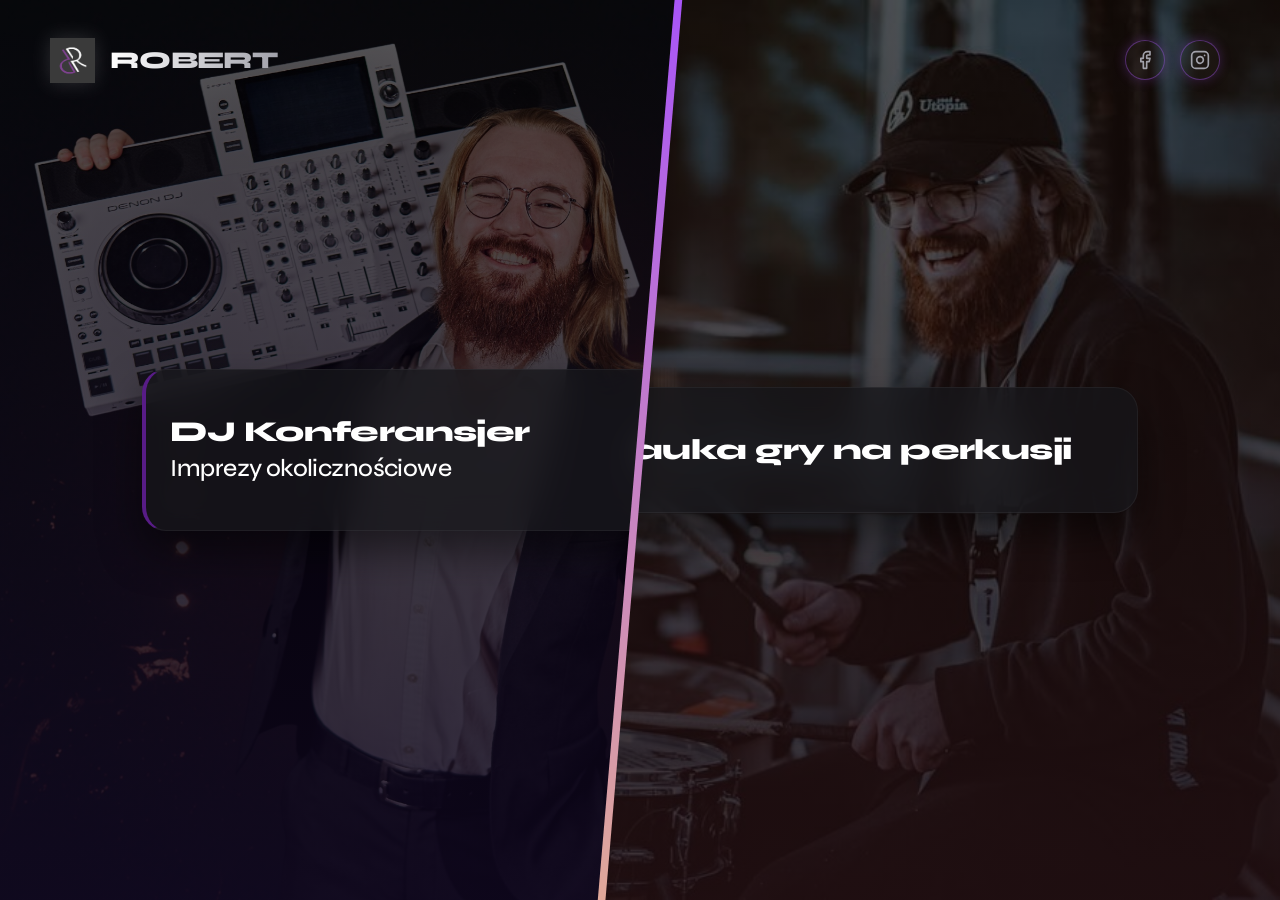
<file: index.html>
<!DOCTYPE html>
<html lang="pl">
<head>
  <meta charset="UTF-8">
  <meta name="viewport" content="width=device-width, initial-scale=1.0">
  <meta name="description" content="Robert - Profesjonalna nauka gry na perkusji oraz oprawa muzyczna imprez. Zarezerwuj termin już dziś!">
  <title>Robert - Nauka Gry na Perkusji & DJ Konferansjer</title>
  <link rel="stylesheet" href="style.css?v=5">
</head>
<body>

  <!-- Floating Sticky Header -->
  <header class="main-header">
    <div class="logo-container">
      <img src="logo.png" alt="Robert Logo" class="logo-img" onerror="this.style.display='none'">
      <span class="logo-text">ROBERT</span>
    </div>
    <!-- Social Media Links -->
    <div class="social-links">
      <a href="https://www.facebook.com/balachowskievents" target="_blank" rel="noopener noreferrer" class="social-icon" title="Facebook">
        <svg width="20" height="20" viewBox="0 0 24 24" fill="none" stroke="currentColor" stroke-width="2" stroke-linecap="round" stroke-linejoin="round">
          <path d="M18 2h-3a5 5 0 0 0-5 5v3H7v4h3v8h4v-8h3l1-4h-4V7a1 1 0 0 1 1-1h3z"></path>
        </svg>
      </a>
      <a href="https://www.instagram.com/balachovsky/" target="_blank" rel="noopener noreferrer" class="social-icon" title="Instagram">
        <svg width="20" height="20" viewBox="0 0 24 24" fill="none" stroke="currentColor" stroke-width="2" stroke-linecap="round" stroke-linejoin="round">
          <rect x="2" y="2" width="20" height="20" rx="5" ry="5"></rect>
          <path d="M16 11.37A4 4 0 1 1 12.63 8 4 4 0 0 1 16 11.37z"></path>
          <line x1="17.5" y1="6.5" x2="17.51" y2="6.5"></line>
        </svg>
      </a>
    </div>
  </header>

  <!-- Interactive Split Screen Container -->
  <main class="split-container focus-dj">
    
    <!-- DJ Section (Left/Top) -->
    <section class="side dj-side">
      <div class="side-bg"></div>
      <div class="content-wrapper">
        <div class="glass-card">
          <span class="pre-title">Oprawa muzyczna & Eventy</span>
          <h2 class="title">DJ Konferansjer<br><span style="font-size: 0.85em; font-weight: 500;">Imprezy okolicznościowe</span></h2>
          <p class="desc-lead">Niezapomniane emocje muzyczne i profesjonalne prowadzenie Twojego wydarzenia.</p>
          
          <ul class="desc-list">
            <li>Oprawa muzyczna na Twojej imprezie</li>
            <li>Prowadzenie imprezy jako konferansjer</li>
            <li>Profesjonalne nagłośnienie i oświetlenie</li>
            <li>Indywidualne podejście</li>
          </ul>
          
          <a href="kontakt.html?service=dj" class="btn btn-purple">Zarezerwuj termin</a>
        </div>
      </div>
    </section>

    <!-- Drums Section (Right/Bottom) -->
    <section class="side drums-side">
      <div class="side-bg"></div>
      <div class="content-wrapper">
        <div class="glass-card">
          <span class="pre-title">Edukacja muzyczna</span>
          <h2 class="title">Nauka gry na perkusji</h2>
          <p class="desc-lead">Rozwiń swoje poczucie rytmu i opanuj grę na perkusji od podstaw pod okiem doświadczonego nauczyciela.</p>
          
          <ul class="desc-list">
            <li>Indywidualne podejście do ucznia</li>
            <li>Lekcje dla osób w każdym wieku</li>
            <li>Nauka podstawowych technik</li>
            <li>Nauka rytmiki</li>
          </ul>
          
          <a href="kontakt.html?service=drums" class="btn btn-rosegold">Umów lekcję</a>
        </div>
      </div>
    </section>

    <!-- Visual divider line -->
    <div class="divider-line"></div>

  </main>

  <!-- Script for split hover (desktop) & scroll transitions (mobile) -->
  <script>
    const container = document.querySelector('.split-container');
    const drumsSide = document.querySelector('.drums-side');
    const djSide = document.querySelector('.dj-side');

    // --- DESKTOP HOVER INTERACTION ---
    djSide.addEventListener('mouseenter', () => {
      if (window.innerWidth > 768 && window.innerHeight <= window.innerWidth) {
        container.classList.add('hover-left');
        container.classList.remove('hover-right');
      }
    });

    djSide.addEventListener('mouseleave', () => {
      if (window.innerWidth > 768 && window.innerHeight <= window.innerWidth) {
        container.classList.remove('hover-left');
      }
    });

    drumsSide.addEventListener('mouseenter', () => {
      if (window.innerWidth > 768 && window.innerHeight <= window.innerWidth) {
        container.classList.add('hover-right');
        container.classList.remove('hover-left');
      }
    });

    drumsSide.addEventListener('mouseleave', () => {
      if (window.innerWidth > 768 && window.innerHeight <= window.innerWidth) {
        container.classList.remove('hover-right');
      }
    });


    // --- MOBILE SCROLL-DRIVEN INTERACTION ---
    function handleMobileScroll() {
      // Check if viewport is mobile/portrait
      if (window.innerWidth <= 768 || window.innerHeight > window.innerWidth) {
        const scrollHeight = document.documentElement.scrollHeight - window.innerHeight;
        const scrollY = window.scrollY;
        
        // Calculate scroll ratio (0 = top, 1 = bottom)
        const ratio = scrollHeight > 0 ? scrollY / scrollHeight : 0;
        
        // Map ratio to divider height (65% at top, 35% at bottom)
        const splitY = 65 - (ratio * 30);
        
        // Apply variable to document
        document.documentElement.style.setProperty('--split-y', `${splitY}%`);
        
        // Toggle focus classes for styling adjustments
        if (ratio < 0.45) {
          container.classList.add('focus-dj');
          container.classList.remove('focus-drums');
        } else if (ratio > 0.55) {
          container.classList.add('focus-drums');
          container.classList.remove('focus-dj');
        } else {
          // Mid-way transition
          container.classList.remove('focus-drums', 'focus-dj');
        }
      } else {
        // Reset custom property when switching to desktop
        document.documentElement.style.removeProperty('--split-y');
        container.classList.remove('focus-drums', 'focus-dj');
      }
    }

    // Bind scroll and resize events
    window.addEventListener('scroll', handleMobileScroll, { passive: true });
    window.addEventListener('resize', handleMobileScroll);
    
    // Initial call to set correct state
    handleMobileScroll();
  </script>
</body>
</html>
</file>
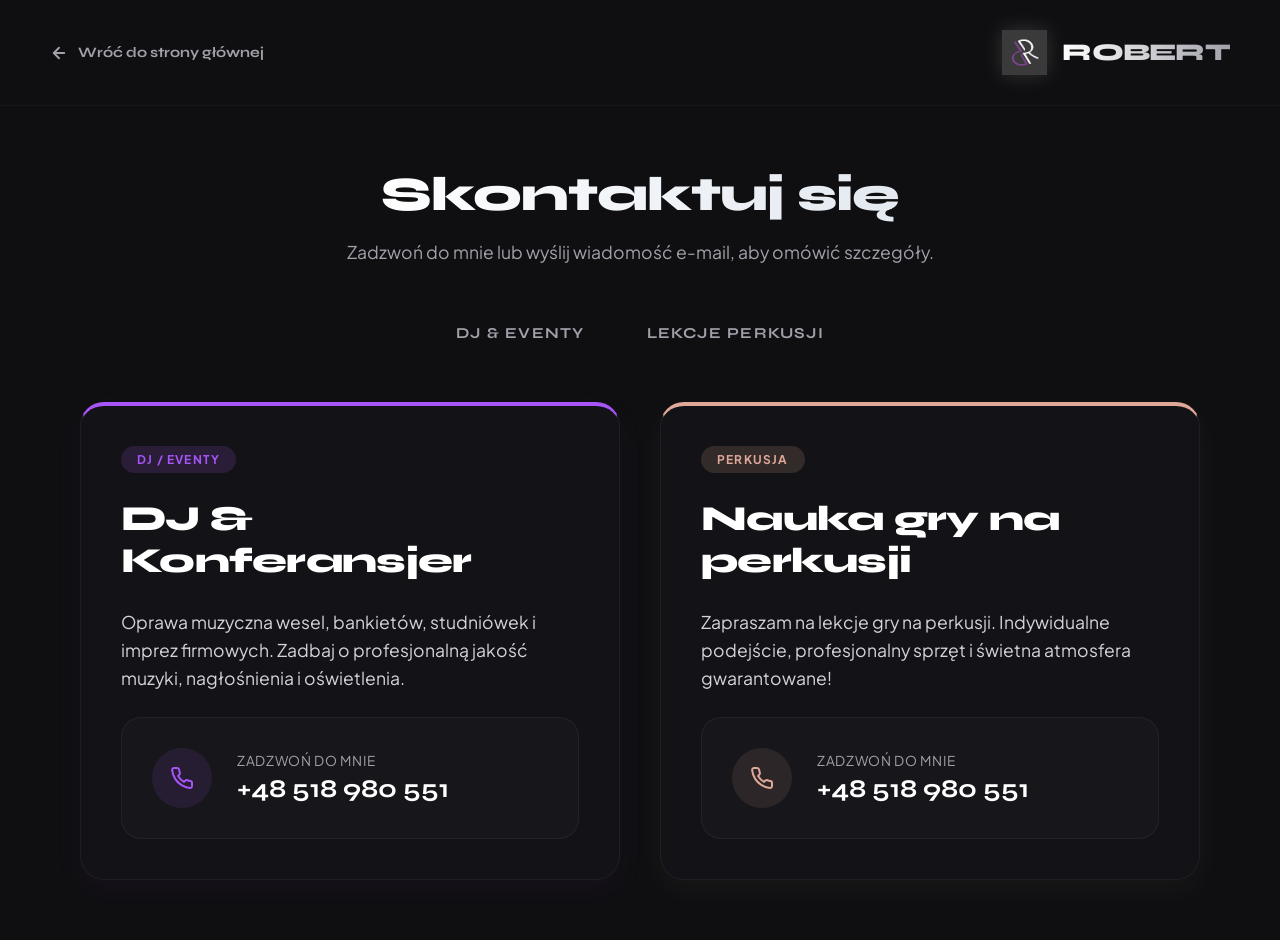
<file: kontakt.html>
<!DOCTYPE html>
<html lang="pl">
<head>
  <meta charset="UTF-8">
  <meta name="viewport" content="width=device-width, initial-scale=1.0">
  <meta name="description" content="Skontaktuj się telefonicznie pod numerem +48 518 980 551 lub mailowo na robert.balachowski@gmail.com.">
  <title>Robert - Kontakt i Rezerwacja</title>
  <link rel="stylesheet" href="style.css?v=5">
  <style>
    /* Grid alignment fix when one column is active */
    .contact-grid.single-col {
      grid-template-columns: 1fr;
      max-width: 800px;
      margin-left: auto;
      margin-right: auto;
    }

    .contact-subtitle {
      color: var(--text-gray);
      font-size: 1.1rem;
      margin-top: 5px;
    }

    /* Static Navigation Links */
    .contact-links {
      display: flex;
      justify-content: center;
      gap: 30px;
      margin: 30px 0 10px 0;
    }

    .contact-link {
      color: var(--text-gray);
      text-decoration: none;
      font-family: var(--font-title);
      font-weight: 700;
      font-size: 0.95rem;
      text-transform: uppercase;
      letter-spacing: 0.08em;
      padding: 8px 16px;
      border-bottom: 2px solid transparent;
      transition: all 0.3s ease;
    }

    .contact-link:hover {
      color: var(--text-white);
    }

    .contact-link.active#linkDj {
      color: var(--purple-glow);
      border-color: var(--purple-glow);
      text-shadow: 0 0 10px rgba(var(--purple-glow-rgb), 0.3);
    }

    .contact-link.active#linkDrums {
      color: var(--rosegold-glow);
      border-color: var(--rosegold-glow);
      text-shadow: 0 0 10px rgba(var(--rosegold-glow-rgb), 0.3);
    }
  </style>
</head>
<body class="contact-body">

  <!-- Navigation bar -->
  <nav class="contact-nav">
    <a href="index.html" class="btn-back">
      <svg width="18" height="18" viewBox="0 0 24 24" fill="none" stroke="currentColor" stroke-width="2.5" stroke-linecap="round" stroke-linejoin="round">
        <line x1="19" y1="12" x2="5" y2="12"></line>
        <polyline points="12 19 5 12 12 5"></polyline>
      </svg>
      Wróć do strony głównej
    </a>
    
    <div class="logo-container">
      <img src="logo.png" alt="Robert Logo" class="logo-img" onerror="this.style.display='none'">
      <span class="logo-text">ROBERT</span>
    </div>
  </nav>

  <!-- Main contact workspace -->
  <main class="contact-container">
    
    <div class="contact-header">
      <h1 class="contact-title">Skontaktuj się</h1>
      <p class="contact-subtitle">Zadzwoń do mnie lub wyślij wiadomość e-mail, aby omówić szczegóły.</p>
    </div>

    <!-- Static Navigation Links -->
    <div class="contact-links">
      <a href="kontakt.html?service=dj" class="contact-link" id="linkDj">DJ & Eventy</a>
      <a href="kontakt.html?service=drums" class="contact-link" id="linkDrums">Lekcje Perkusji</a>
    </div>

    <!-- Main dynamic contact layout grid -->
    <div class="contact-grid" id="contactGrid">

      <!-- DJ COLUMN -->
      <div class="service-column" id="djCol">
        <div class="glass-card service-info-card service-theme-dj">
          <div>
            <span class="service-badge">DJ / Eventy</span>
            <h2 class="title" style="font-size: clamp(1.4rem, 5vw, 2.2rem);">DJ & Konferansjer</h2>
            <p class="service-description">Oprawa muzyczna wesel, bankietów, studniówek i imprez firmowych. Zadbaj o profesjonalną jakość muzyki, nagłośnienia i oświetlenia.</p>
          </div>

          <div class="contact-cards-container">
            <!-- Click to Call Card -->
            <a href="tel:+48518980551" class="phone-card">
              <div class="phone-icon-wrapper">
                <svg width="24" height="24" viewBox="0 0 24 24" fill="none" stroke="currentColor" stroke-width="2" stroke-linecap="round" stroke-linejoin="round">
                  <path d="M22 16.92v3a2 2 0 0 1-2.18 2 19.79 19.79 0 0 1-8.63-3.07 19.5 19.5 0 0 1-6-6 19.79 19.79 0 0 1-3.07-8.67A2 2 0 0 1 4.11 2h3a2 2 0 0 1 2 1.72 12.84 12.84 0 0 0 .7 2.81 2 2 0 0 1-.45 2.11L8.09 9.91a16 16 0 0 0 6 6l1.27-1.27a2 2 0 0 1 2.11-.45 12.84 12.84 0 0 0 2.81.7A2 2 0 0 1 22 16.92z"></path>
                </svg>
              </div>
              <div>
                <div class="phone-label">Zadzwoń do mnie</div>
                <div class="phone-number">+48 518 980 551</div>
              </div>
            </a>
          </div>
        </div>
      </div>

      <!-- DRUMS COLUMN -->
      <div class="service-column" id="drumsCol">
        <div class="glass-card service-info-card service-theme-drums">
          <div>
            <span class="service-badge">Perkusja</span>
            <h2 class="title" style="font-size: clamp(1.4rem, 5vw, 2.2rem);">Nauka gry na perkusji</h2>
            <p class="service-description">Zapraszam na lekcje gry na perkusji. Indywidualne podejście, profesjonalny sprzęt i świetna atmosfera gwarantowane!</p>
          </div>

          <div class="contact-cards-container">
            <!-- Click to Call Card -->
            <a href="tel:+48518980551" class="phone-card">
              <div class="phone-icon-wrapper">
                <svg width="24" height="24" viewBox="0 0 24 24" fill="none" stroke="currentColor" stroke-width="2" stroke-linecap="round" stroke-linejoin="round">
                  <path d="M22 16.92v3a2 2 0 0 1-2.18 2 19.79 19.79 0 0 1-8.63-3.07 19.5 19.5 0 0 1-6-6 19.79 19.79 0 0 1-3.07-8.67A2 2 0 0 1 4.11 2h3a2 2 0 0 1 2 1.72 12.84 12.84 0 0 0 .7 2.81 2 2 0 0 1-.45 2.11L8.09 9.91a16 16 0 0 0 6 6l1.27-1.27a2 2 0 0 1 2.11-.45 12.84 12.84 0 0 0 2.81.7A2 2 0 0 1 22 16.92z"></path>
                </svg>
              </div>
              <div>
                <div class="phone-label">Zadzwoń do mnie</div>
                <div class="phone-number">+48 518 980 551</div>
              </div>
            </a>
          </div>
        </div>
      </div>

    </div>

  </main>

  <!-- Script to toggle active view according to URL parameters -->
  <script>
    const drumsCol = document.getElementById('drumsCol');
    const djCol = document.getElementById('djCol');
    const contactGrid = document.getElementById('contactGrid');
    const titleEl = document.querySelector('.contact-title');
    const subtitleEl = document.querySelector('.contact-subtitle');

    function setView(serviceType) {
      const linkDrums = document.getElementById('linkDrums');
      const linkDj = document.getElementById('linkDj');
      linkDrums.classList.remove('active');
      linkDj.classList.remove('active');

      if (serviceType === 'drums') {
        drumsCol.style.display = 'block';
        djCol.style.display = 'none';
        contactGrid.classList.add('single-col');
        titleEl.innerHTML = '<span style="color: var(--rosegold-glow)">Nauka gry na perkusji</span>';
        subtitleEl.textContent = 'Skontaktuj się telefonicznie lub napisz wiadomość e-mail.';
        linkDrums.classList.add('active');
      } else if (serviceType === 'dj') {
        drumsCol.style.display = 'none';
        djCol.style.display = 'block';
        contactGrid.classList.add('single-col');
        titleEl.innerHTML = '<span style="color: var(--purple-glow)">DJ & Konferansjer</span>';
        subtitleEl.textContent = 'Zadzwoń pod podany numer lub wyślij e-mail, aby omówić szczegóły.';
        linkDj.classList.add('active');
      } else {
        // Show all
        drumsCol.style.display = 'block';
        djCol.style.display = 'block';
        contactGrid.classList.remove('single-col');
        titleEl.innerHTML = 'Skontaktuj się';
        subtitleEl.textContent = 'Zadzwoń do mnie lub wyślij wiadomość e-mail, aby omówić szczegóły.';
      }
    }

    // Initial setup from URL parameters
    const params = new URLSearchParams(window.location.search);
    const initialService = params.get('service');
    if (initialService === 'drums' || initialService === 'dj') {
      setView(initialService);
    } else {
      setView('all');
    }
  </script>
</body>
</html>
</file>
<file: style.css>
@import url('https://fonts.googleapis.com/css2?family=Plus+Jakarta+Sans:ital,wght@0,300..800;1,300..800&family=Syne:wght@400..800&display=swap');

/* CSS Variables for design system */
:root {
  --bg-dark: #0f0f11;
  --bg-card: rgba(22, 22, 26, 0.75);
  --bg-card-hover: rgba(28, 28, 33, 0.85);
  
  /* Primary Theme (Purple - Drums) */
  --purple-primary: #581c87;
  --purple-glow: #a855f7;
  --purple-dark: #3b0764;
  --purple-glow-rgb: 168, 85, 247;
  
  /* Secondary Theme (Rose Gold - DJ) */
  --rosegold-primary: #b76e79;
  --rosegold-glow: #e0a899;
  --rosegold-dark: #8c4b54;
  --rosegold-glow-rgb: 224, 168, 153;
  
  --text-white: #ffffff;
  --text-gray: #a1a1aa;
  --text-light-gray: #d4d4d8;
  
  --font-title: 'Syne', sans-serif;
  --font-body: 'Plus Jakarta Sans', sans-serif;

  /* Mobile scroll-driven variables */
  --split-y: 50%;
}

/* Global Reset & Base */
* {
  box-sizing: border-box;
  margin: 0;
  padding: 0;
}

body {
  background-color: var(--bg-dark);
  color: var(--text-white);
  font-family: var(--font-body);
  overflow-x: hidden;
  min-height: 100vh;
}

h1, h2, h3, h4 {
  font-family: var(--font-title);
  font-weight: 800;
  letter-spacing: -0.02em;
}

p {
  color: var(--text-gray);
  line-height: 1.6;
}

/* Scrollbar Styling */
::-webkit-scrollbar {
  width: 8px;
}
::-webkit-scrollbar-track {
  background: var(--bg-dark);
}
::-webkit-scrollbar-thumb {
  background: #27272a;
  border-radius: 4px;
}
::-webkit-scrollbar-thumb:hover {
  background: #3f3f46;
}

/* Landing Page Layout (Desktop Split) */
.split-container {
  position: relative;
  width: 100vw;
  height: 100vh;
  display: flex;
  overflow: hidden;
}

/* Side Sections */
.side {
  position: absolute;
  top: 0;
  width: 100%;
  height: 100%;
  overflow: hidden;
  display: flex;
  align-items: center;
  justify-content: center;
  pointer-events: auto;
}

.dj-side {
  left: 0;
  clip-path: polygon(0 0, 53% 0, 47% 100%, 0 100%);
  z-index: 2;
  transition: clip-path 0.7s cubic-bezier(0.16, 1, 0.3, 1);
}

.drums-side {
  left: 0;
  clip-path: polygon(53% 0, 100% 0, 100% 100%, 47% 100%);
  z-index: 1;
  transition: clip-path 0.7s cubic-bezier(0.16, 1, 0.3, 1);
}

/* Images & Overlays - Zoomed out edge-to-edge layout without centering crop */
.side-bg {
  position: absolute;
  top: 0;
  height: 100%;
  background-size: cover;
  transition: transform 0.8s cubic-bezier(0.16, 1, 0.3, 1), filter 0.8s cubic-bezier(0.16, 1, 0.3, 1);
  transform: scale(1.0);
}

.dj-side .side-bg {
  width: 75vw; /* Sized to panel width + hover margin to prevent zoom */
  left: 0;
  background-image: linear-gradient(rgba(0, 0, 0, 0.65), rgba(15, 7, 30, 0.85)), url('dj.jpg');
  background-position: center center;
}

.drums-side .side-bg {
  width: 75vw; /* Sized to panel width + hover margin to prevent zoom */
  right: 0;
  background-image: linear-gradient(rgba(0, 0, 0, 0.65), rgba(28, 12, 16, 0.85)), url('drums.jpg');
  background-position: center center;
}

/* Clean, Solid, Sharp Divider Line */
.divider-line {
  position: absolute;
  top: 0;
  left: 0;
  width: 100%;
  height: 100%;
  background: linear-gradient(to bottom, var(--purple-glow), var(--rosegold-glow));
  z-index: 5;
  pointer-events: none;
  clip-path: polygon(52.7% 0, 53.3% 0, 47.3% 100%, 46.7% 100%);
  transition: clip-path 0.7s cubic-bezier(0.16, 1, 0.3, 1);
}

/* Desktop Hover Interactive States */
.split-container.hover-left .dj-side {
  clip-path: polygon(0 0, 68% 0, 62% 100%, 0 100%);
  z-index: 3;
}
.split-container.hover-left .drums-side {
  clip-path: polygon(68% 0, 100% 0, 100% 100%, 62% 100%);
}
.split-container.hover-left .divider-line {
  clip-path: polygon(67.7% 0, 68.3% 0, 62.3% 100%, 61.7% 100%);
}
.split-container.hover-left .dj-side .side-bg {
  transform: scale(1.0);
}
.split-container.hover-left .drums-side .side-bg {
  filter: grayscale(0.5) brightness(0.3) blur(2px);
  transform: scale(1.0);
}

.split-container.hover-right .dj-side {
  clip-path: polygon(0 0, 38% 0, 32% 100%, 0 100%);
}
.split-container.hover-right .drums-side {
  clip-path: polygon(38% 0, 100% 0, 100% 100%, 32% 100%);
  z-index: 3;
}
.split-container.hover-right .divider-line {
  clip-path: polygon(37.7% 0, 38.3% 0, 32.3% 100%, 31.7% 100%);
}
.split-container.hover-right .drums-side .side-bg {
  transform: scale(1.0);
}
.split-container.hover-right .dj-side .side-bg {
  filter: grayscale(0.5) brightness(0.3) blur(2px);
  transform: scale(1.0);
}

/* Content Container Details - Made wider for horizontal mode */
.content-wrapper {
  position: relative;
  z-index: 4;
  max-width: 650px;
  padding: 40px;
  transition: transform 0.6s cubic-bezier(0.16, 1, 0.3, 1);
  display: flex;
  flex-direction: column;
}

.dj-side .content-wrapper {
  margin-right: auto;
  margin-left: 8vw;
  text-align: left;
}

.drums-side .content-wrapper {
  margin-left: auto;
  margin-right: 8vw;
  text-align: left;
}

/* Glass Cards for Content - Dynamic Padding */
.glass-card {
  background: var(--bg-card);
  backdrop-filter: blur(16px);
  -webkit-backdrop-filter: blur(16px);
  border-radius: 24px;
  padding: 24px;
  border: 1px solid rgba(255, 255, 255, 0.05);
  box-shadow: 0 20px 40px rgba(0, 0, 0, 0.5);
  transition: border-color 0.5s, box-shadow 0.5s, background 0.5s, padding 0.6s cubic-bezier(0.16, 1, 0.3, 1);
}

.dj-side .glass-card {
  border-left: 4px solid var(--purple-primary);
}
.dj-side .glass-card:hover, .split-container.hover-left .dj-side .glass-card {
  border-color: rgba(var(--purple-glow-rgb), 0.3);
  box-shadow: 0 20px 45px rgba(var(--purple-glow-rgb), 0.15);
  background: var(--bg-card-hover);
}

.drums-side .glass-card {
  border-left: 4px solid var(--rosegold-primary);
}
.drums-side .glass-card:hover, .split-container.hover-right .drums-side .glass-card {
  border-color: rgba(var(--rosegold-glow-rgb), 0.3);
  box-shadow: 0 20px 45px rgba(var(--rosegold-glow-rgb), 0.15);
  background: var(--bg-card-hover);
}

/* Header Text Styles & Font Size scaling */
.pre-title {
  text-transform: uppercase;
  font-size: 0.8rem;
  letter-spacing: 0.2em;
  font-weight: 700;
  margin-bottom: 12px;
  opacity: 0;
  max-height: 0;
  overflow: hidden;
  transition: opacity 0.5s ease, max-height 0.5s ease, margin-bottom 0.5s ease;
}

.dj-side .pre-title {
  color: var(--purple-glow);
}
.drums-side .pre-title {
  color: var(--rosegold-glow);
}

.title {
  font-size: clamp(1.3rem, 3.5vw, 1.8rem);
  line-height: 1.2;
  margin-bottom: 0px;
  color: var(--text-white);
  transition: font-size 0.6s cubic-bezier(0.16, 1, 0.3, 1), margin-bottom 0.6s cubic-bezier(0.16, 1, 0.3, 1);
  word-wrap: break-word;
  overflow-wrap: break-word;
}

.desc-lead {
  font-size: 1.05rem;
  color: var(--text-light-gray);
  margin-bottom: 0px;
}

/* Description Lists (Revealed text) */
.desc-list {
  list-style: none;
  margin-bottom: 0px;
}

.desc-list li {
  position: relative;
  padding-left: 24px;
  margin-bottom: 12px;
  font-size: 0.95rem;
  color: var(--text-gray);
  transition: color 0.3s;
}

.desc-list li::before {
  content: '';
  position: absolute;
  left: 0;
  top: 50%;
  transform: translateY(-50%);
  width: 6px;
  height: 6px;
  border-radius: 50%;
}

.dj-side .desc-list li::before {
  background-color: var(--purple-glow);
  box-shadow: 0 0 8px var(--purple-glow);
}
.drums-side .desc-list li::before {
  background-color: var(--rosegold-glow);
  box-shadow: 0 0 8px var(--rosegold-glow);
}

/* Hide collapsible content by default when not in focus */
.desc-lead,
.desc-list,
.btn {
  max-height: 0;
  opacity: 0;
  overflow: hidden;
  margin-top: 0 !important;
  margin-bottom: 0 !important;
  padding-top: 0 !important;
  padding-bottom: 0 !important;
  transition: max-height 0.6s cubic-bezier(0.16, 1, 0.3, 1),
              opacity 0.5s ease,
              padding 0.6s cubic-bezier(0.16, 1, 0.3, 1),
              margin 0.6s cubic-bezier(0.16, 1, 0.3, 1);
}

/* Expand content when DJ side has focus */
.split-container.hover-left .dj-side .glass-card {
  padding: 40px;
}
.split-container.hover-left .dj-side .pre-title {
  opacity: 1;
  max-height: 20px;
  margin-bottom: 12px;
}
.split-container.hover-left .dj-side .title {
  font-size: clamp(1.8rem, 5.5vw, 2.8rem);
  margin-bottom: 20px;
}
.split-container.hover-left .dj-side .desc-lead {
  opacity: 1;
  max-height: 120px;
  margin-bottom: 24px !important;
}
.split-container.hover-left .dj-side .desc-list {
  opacity: 1;
  max-height: 220px;
  margin-bottom: 32px !important;
}
.split-container.hover-left .dj-side .btn {
  opacity: 1;
  max-height: 60px;
  padding-top: 16px !important;
  padding-bottom: 16px !important;
}

/* Expand content when Drums side has focus */
.split-container.hover-right .drums-side .glass-card {
  padding: 40px;
}
.split-container.hover-right .drums-side .pre-title {
  opacity: 1;
  max-height: 20px;
  margin-bottom: 12px;
}
.split-container.hover-right .drums-side .title {
  font-size: clamp(1.8rem, 5.5vw, 2.8rem);
  margin-bottom: 20px;
}
.split-container.hover-right .drums-side .desc-lead {
  opacity: 1;
  max-height: 120px;
  margin-bottom: 24px !important;
}
.split-container.hover-right .drums-side .desc-list {
  opacity: 1;
  max-height: 220px;
  margin-bottom: 32px !important;
}
.split-container.hover-right .drums-side .btn {
  opacity: 1;
  max-height: 60px;
  padding-top: 16px !important;
  padding-bottom: 16px !important;
}

/* Buttons */
.btn {
  display: inline-flex;
  align-items: center;
  justify-content: center;
  padding-left: 36px !important;
  padding-right: 36px !important;
  border-radius: 50px;
  font-family: var(--font-title);
  font-weight: 700;
  font-size: 0.95rem;
  letter-spacing: 0.05em;
  text-decoration: none;
  text-transform: uppercase;
  transition: all 0.3s cubic-bezier(0.16, 1, 0.3, 1);
  cursor: pointer;
  border: none;
  width: fit-content;
}

.btn-purple {
  background: var(--purple-primary);
  color: var(--text-white);
  box-shadow: 0 4px 15px rgba(var(--purple-glow-rgb), 0.2);
}
.btn-purple:hover {
  background: var(--purple-glow);
  box-shadow: 0 6px 25px rgba(var(--purple-glow-rgb), 0.4);
  transform: translateY(-2px);
}

.btn-rosegold {
  background: var(--rosegold-primary);
  color: var(--bg-dark);
  box-shadow: 0 4px 15px rgba(var(--rosegold-glow-rgb), 0.2);
}
.btn-rosegold:hover {
  background: var(--rosegold-glow);
  box-shadow: 0 6px 25px rgba(var(--rosegold-glow-rgb), 0.4);
  transform: translateY(-2px);
}

/* Sticky Header */
.main-header {
  position: absolute;
  top: 0;
  left: 0;
  width: 100%;
  padding: 30px 50px;
  z-index: 10;
  display: flex;
  justify-content: space-between;
  align-items: center;
  pointer-events: none;
}

.logo-container {
  display: flex;
  align-items: center;
  gap: 15px;
  pointer-events: auto;
}

.logo-img {
  height: 45px;
  width: auto;
  filter: drop-shadow(0 0 10px rgba(255, 255, 255, 0.15));
}

.logo-text {
  font-family: var(--font-title);
  font-weight: 800;
  font-size: 1.5rem;
  letter-spacing: -0.03em;
  background: linear-gradient(to right, var(--text-white), var(--text-gray));
  -webkit-background-clip: text;
  -webkit-text-fill-color: transparent;
}

/* Social Media Links in Header */
.social-links {
  display: flex;
  align-items: center;
  gap: 15px;
  pointer-events: auto;
  padding: 10px;
}

.social-icon {
  color: var(--text-gray);
  display: flex;
  align-items: center;
  justify-content: center;
  width: 40px;
  height: 40px;
  border-radius: 50%;
  background: rgba(255, 255, 255, 0.03);
  border: 1px solid rgba(var(--purple-glow-rgb), 0.4);
  box-shadow: 0 0 12px rgba(var(--purple-glow-rgb), 0.25);
  transition: all 0.3s ease;
  text-decoration: none;
}

.social-icon:hover {
  color: var(--text-white);
  background: rgba(var(--purple-glow-rgb), 0.15);
  border-color: rgba(var(--purple-glow-rgb), 0.7);
  transform: translateY(-2px);
  box-shadow: 0 0 20px rgba(var(--purple-glow-rgb), 0.6);
}

/* ==========================================================================
   MOBILE & VERTICAL LAYOUT (PORTRAIT ASPECT RATIO)
   ========================================================================== */

@media (max-width: 768px) or (max-aspect-ratio: 1/1) {
  /* Force body scroll height and styling on mobile viewports */
  body:not(.contact-body) {
    min-height: 200vh !important;
    overflow-y: scroll !important;
    overflow-x: hidden !important;
  }

  .contact-body {
    min-height: 100vh !important;
    overflow-y: auto !important;
  }

  /* Support vertical swiping to bubble up to viewport scroll */
  .split-container, .side, .content-wrapper, .glass-card {
    touch-action: pan-y !important;
  }

  .split-container {
    position: fixed;
    top: 0;
    left: 0;
    width: 100vw;
    height: 100vh;
    flex-direction: column;
  }

  .side {
    width: 100% !important;
    height: 100% !important;
    left: 0 !important;
    transition: none !important;
  }

  /* Clip paths updated for vertical split */
  .dj-side {
    clip-path: polygon(0 0, 100% 0, 100% calc(var(--split-y) - 5%), 0 calc(var(--split-y) + 5%)) !important;
    z-index: 2;
  }

  .drums-side {
    clip-path: polygon(0 calc(var(--split-y) + 5%), 100% calc(var(--split-y) - 5%), 100% 100%, 0 100%) !important;
    z-index: 1;
  }

  /* Glowing Divider Line - Horizontal */
  .divider-line {
    clip-path: polygon(
      0 calc(var(--split-y) + 4.6%), 
      100% calc(var(--split-y) - 5.4%), 
      100% calc(var(--split-y) - 4.6%), 
      0 calc(var(--split-y) + 5.4%)
    ) !important;
    background: linear-gradient(to right, var(--purple-glow), var(--rosegold-glow)) !important;
    transition: none !important;
    z-index: 4;
  }

  /* Image Sizing / Dimming on scroll - mobile portrait zoom prevention */
  .dj-side .side-bg {
    width: 100% !important;
    height: 70vh !important; /* Slightly taller to prevent empty spaces when divider moves to 65% */
    top: 0 !important;
    bottom: auto !important; /* Clear any bottom positioning */
    left: 0 !important;
    background-position: center top !important; /* Align top edge of image (DJ's head) to be visible */
    transform: scale(1.0) !important;
  }
  .drums-side .side-bg {
    width: 100% !important;
    height: 70vh !important; /* Slightly taller to prevent empty spaces when divider moves to 35% */
    top: auto !important; /* Clear top: 0 constraint from base class to allow shifting */
    bottom: 0 !important;
    left: 0 !important;
    background-position: center center !important; /* Keep drummer visible */
    transform: scale(1.0) !important;
  }

  /* Content alignment on mobile */
  .content-wrapper {
    max-width: 90%;
    padding: 20px;
    margin: 0 auto !important;
    position: absolute;
    left: 50% !important;
    transform: translateX(-50%);
    width: 100%;
  }

  .dj-side .content-wrapper {
    top: calc(var(--split-y) * 0.5 + 45px);
    transform: translate(-50%, -50%);
  }

  .drums-side .content-wrapper {
    bottom: calc((100% - var(--split-y)) * 0.42);
    transform: translate(-50%, 50%);
  }

  .glass-card {
    padding: 16px;
    border-radius: 16px;
    width: 100%;
  }

  .title {
    font-size: clamp(1.1rem, 4.5vw, 1.4rem);
  }

  .desc-lead {
    font-size: 0.85rem;
  }

  .btn {
    padding: 10px 24px;
    font-size: 0.8rem;
  }

  /* Mobile interactive transitions controlled by JS-added classes */
  /* Focus DJ (scroll position is top) */
  .split-container.focus-dj .dj-side .glass-card {
    padding: 24px;
  }
  .split-container.focus-dj .dj-side .pre-title {
    opacity: 1;
    max-height: 20px;
    margin-bottom: 6px;
  }
  .split-container.focus-dj .dj-side .title {
    font-size: clamp(1.3rem, 5.5vw, 1.8rem);
    margin-bottom: 10px;
  }
  .split-container.focus-dj .dj-side .glass-card .desc-lead {
    opacity: 1;
    max-height: 100px;
    margin-bottom: 12px !important;
  }
  .split-container.focus-dj .dj-side .glass-card .desc-list {
    opacity: 1;
    max-height: 150px;
    margin-bottom: 15px !important;
  }
  .split-container.focus-dj .dj-side .glass-card .btn {
    opacity: 1;
    max-height: 50px;
    padding-top: 12px !important;
    padding-bottom: 12px !important;
  }
  
  .split-container.focus-dj .drums-side .side-bg {
    filter: grayscale(0.6) brightness(0.2) blur(1px);
    transform: scale(1.0) !important;
  }
  .split-container.focus-dj .drums-side .content-wrapper {
    opacity: 0.25;
    pointer-events: none;
  }

  /* Focus Drums (scroll position is bottom) */
  .split-container.focus-drums .drums-side .glass-card {
    padding: 24px;
  }
  .split-container.focus-drums .drums-side .pre-title {
    opacity: 1;
    max-height: 20px;
    margin-bottom: 6px;
  }
  .split-container.focus-drums .drums-side .title {
    font-size: clamp(1.3rem, 5.5vw, 1.8rem);
    margin-bottom: 10px;
  }
  .split-container.focus-drums .drums-side .glass-card .desc-lead {
    opacity: 1;
    max-height: 100px;
    margin-bottom: 12px !important;
  }
  .split-container.focus-drums .drums-side .glass-card .desc-list {
    opacity: 1;
    max-height: 150px;
    margin-bottom: 15px !important;
  }
  .split-container.focus-drums .drums-side .glass-card .btn {
    opacity: 1;
    max-height: 50px;
    padding-top: 12px !important;
    padding-bottom: 12px !important;
  }
  
  .split-container.focus-drums .dj-side .side-bg {
    filter: grayscale(0.6) brightness(0.2) blur(1px);
    transform: scale(1.0) !important;
  }
  .split-container.focus-drums .dj-side .content-wrapper {
    opacity: 0.25;
    pointer-events: none;
  }

  .split-container.focus-dj .dj-side .side-bg {
    transform: scale(1.0) !important;
  }
  .split-container.focus-drums .drums-side .side-bg {
    transform: scale(1.0) !important;
  }

  .main-header {
    padding: 20px 24px;
  }
  
  .logo-text {
    font-size: 1.2rem;
  }
}

/* ==========================================================================
   CONTACT / BOOKING PAGE STYLES (kontakt.html)
   ========================================================================== */
.contact-body {
  background-color: var(--bg-dark);
  min-height: 100vh;
  display: flex;
  flex-direction: column;
}

.contact-nav {
  padding: 30px 50px;
  display: flex;
  justify-content: space-between;
  align-items: center;
  border-bottom: 1px solid rgba(255, 255, 255, 0.03);
}

.btn-back {
  display: inline-flex;
  align-items: center;
  gap: 10px;
  color: var(--text-gray);
  text-decoration: none;
  font-family: var(--font-title);
  font-weight: 700;
  font-size: 0.9rem;
  transition: color 0.3s;
}
.btn-back:hover {
  color: var(--text-white);
}
.btn-back svg {
  transition: transform 0.3s;
}
.btn-back:hover svg {
  transform: translateX(-5px);
}

.contact-container {
  flex: 1;
  max-width: 1200px;
  width: 100%;
  margin: 0 auto;
  padding: 60px 40px;
  display: flex;
  flex-direction: column;
  justify-content: center;
}

.contact-grid {
  display: grid;
  grid-template-columns: 1fr 1fr;
  gap: 40px;
  margin-top: 40px;
}

@media (max-width: 900px) {
  .contact-grid {
    grid-template-columns: 1fr;
  }
  .contact-container {
    padding: 40px 20px;
  }
}

.contact-header {
  text-align: center;
  max-width: 600px;
  margin: 0 auto 20px auto;
}

.contact-title {
  font-size: 3rem;
  margin-bottom: 15px;
  background: linear-gradient(to right, #ffffff, #e2e8f0);
  -webkit-background-clip: text;
  -webkit-text-fill-color: transparent;
}

/* Service Info Card */
.service-info-card {
  padding: 40px;
  height: 100%;
  display: flex;
  flex-direction: column;
  justify-content: space-between;
}

.service-theme-dj {
  border-top: 4px solid var(--purple-glow);
  box-shadow: 0 10px 30px rgba(var(--purple-glow-rgb), 0.05);
}

.service-theme-drums {
  border-top: 4px solid var(--rosegold-glow);
  box-shadow: 0 10px 30px rgba(var(--rosegold-glow-rgb), 0.05);
}

.service-badge {
  display: inline-block;
  padding: 6px 16px;
  border-radius: 20px;
  font-size: 0.75rem;
  font-weight: 700;
  text-transform: uppercase;
  letter-spacing: 0.1em;
  margin-bottom: 25px;
  width: fit-content;
}

.service-theme-dj .service-badge {
  background-color: rgba(var(--purple-glow-rgb), 0.15);
  color: var(--purple-glow);
}

.service-theme-drums .service-badge {
  background-color: rgba(var(--rosegold-glow-rgb), 0.15);
  color: var(--rosegold-glow);
}

.service-description {
  margin: 25px 0;
  font-size: 1.1rem;
  color: var(--text-light-gray);
}

/* Phone & Email Card styling */
.phone-card, .email-card {
  background: rgba(255, 255, 255, 0.02);
  border: 1px solid rgba(255, 255, 255, 0.05);
  border-radius: 20px;
  padding: 30px;
  display: flex;
  align-items: center;
  gap: 25px;
  margin-bottom: 25px;
  transition: background 0.3s, border-color 0.3s;
  text-decoration: none;
}

.phone-card:last-child, .email-card:last-child {
  margin-bottom: 0;
}

.phone-icon-wrapper, .email-icon-wrapper {
  width: 60px;
  height: 60px;
  border-radius: 50%;
  display: flex;
  align-items: center;
  justify-content: center;
  font-size: 1.5rem;
  transition: transform 0.3s;
}

.service-theme-dj .phone-icon-wrapper,
.service-theme-dj .email-icon-wrapper {
  background: rgba(var(--purple-glow-rgb), 0.1);
  color: var(--purple-glow);
}

.service-theme-drums .phone-icon-wrapper,
.service-theme-drums .email-icon-wrapper {
  background: rgba(var(--rosegold-glow-rgb), 0.1);
  color: var(--rosegold-glow);
}

.phone-card:hover, .email-card:hover {
  background: rgba(255, 255, 255, 0.04);
}

.service-theme-dj .phone-card:hover,
.service-theme-dj .email-card:hover {
  border-color: rgba(var(--purple-glow-rgb), 0.2);
}
.service-theme-drums .phone-card:hover,
.service-theme-drums .email-card:hover {
  border-color: rgba(var(--rosegold-glow-rgb), 0.2);
}

.phone-card:hover .phone-icon-wrapper,
.email-card:hover .email-icon-wrapper {
  transform: scale(1.1);
}

.phone-label, .email-label {
  font-size: 0.85rem;
  color: var(--text-gray);
  text-transform: uppercase;
  letter-spacing: 0.05em;
  margin-bottom: 4px;
}

.phone-number, .email-value {
  font-family: var(--font-title);
  font-size: 1.6rem;
  font-weight: 700;
  color: var(--text-white);
  transition: color 0.3s;
}

.email-value {
  font-size: clamp(1.1rem, 3.5vw, 1.5rem);
  word-break: break-all;
}

@media (max-width: 480px) {
  .email-value {
    font-size: 1.0rem;
  }
}
</file>
